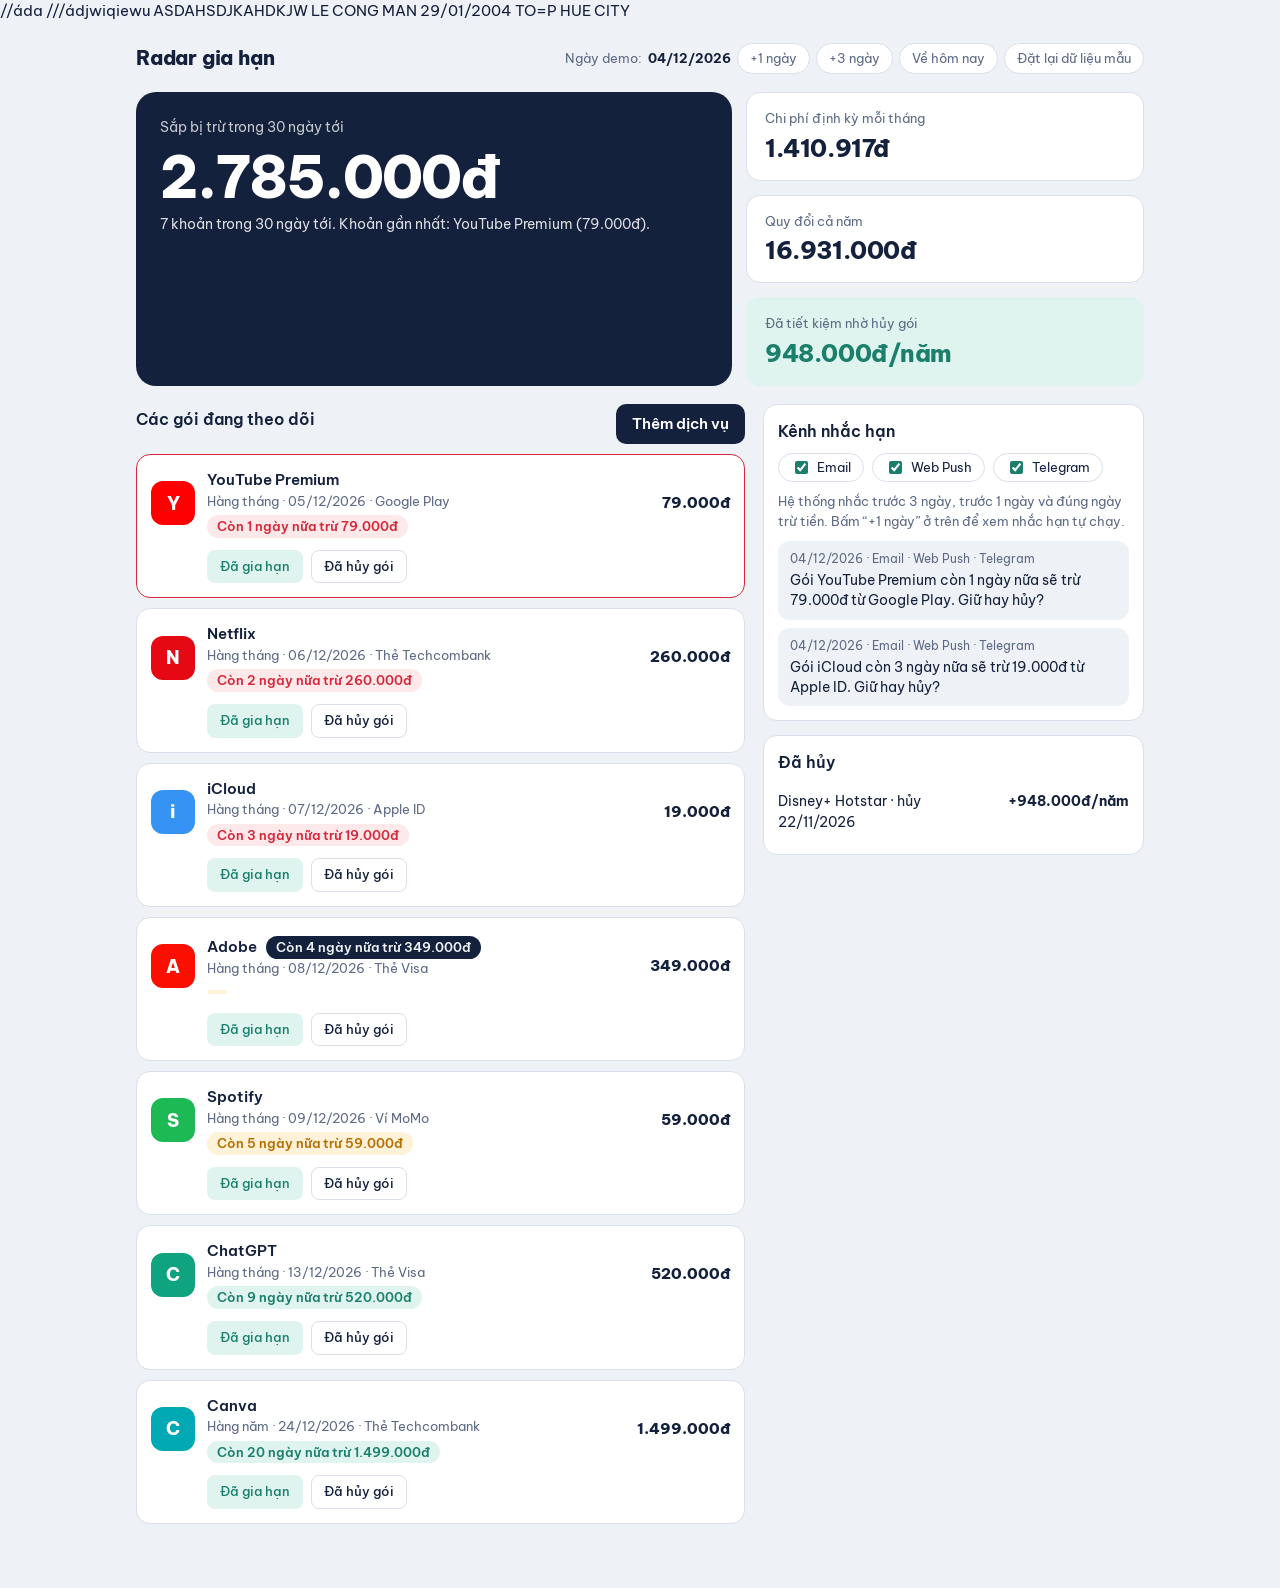
<file: index.html>
<!DOCTYPE html>
<html lang="vi">
<head>
  <meta charset="utf-8">
  <meta name="viewport" content="width=device-width, initial-scale=1, viewport-fit=cover">
  <meta name="theme-color" content="#eef1f6">
  <title>Radar gia hạn – Theo dõi gói đăng ký</title>
  <link rel="preconnect" href="https://fonts.googleapis.com">
  <link rel="preconnect" href="https://fonts.gstatic.com" crossorigin>
  <link rel="stylesheet" href="https://fonts.googleapis.com/css2?family=Be+Vietnam+Pro:wght@400;500;600;800&display=swap">
  <link rel="stylesheet" href="styles.css">
  <script src="app.js" defer></script>
</head>
<body> 
  //áda
///ádjwiqiewu
ASDAHSDJKAHDKJW
LE CONG MAN
29/01/2004
TO=P HUE CITY 

  <div class="wrap">
    <header>
      <h1>Radar gia hạn</h1>
      <div class="sim" aria-label="Điều khiển ngày demo">
        Ngày demo: <b id="today"></b>
        <button class="chip" data-d="1">+1 ngày</button>
        <button class="chip" data-d="3">+3 ngày</button>
        <button class="chip" data-d="0">Về hôm nay</button>
        <button class="chip" id="reset">Đặt lại dữ liệu mẫu</button>
      </div>
    </header>

    <section class="hero">
      <div class="leak">
        <small>Sắp bị trừ trong 30 ngày tới</small>
        <div class="big" id="next30">0đ</div>
        <div class="sub" id="next30sub"></div>
      </div>
      <div class="stats">
        <div class="stat">
          <small>Chi phí định kỳ mỗi tháng</small>
          <div class="v" id="month">0đ</div>
        </div>
        <div class="stat">
          <small>Quy đổi cả năm</small>
          <div class="v" id="year">0đ</div>
        </div>
        <div class="stat save">
          <small>Đã tiết kiệm nhờ hủy gói</small>
          <div class="v" id="saved">0đ</div>
        </div>
      </div>
    </section>

    <div class="cols">
      <main>
        <div class="bar">
          <h2>Các gói đang theo dõi</h2>
          <button class="primary" id="add">Thêm dịch vụ</button>
        </div>
        <div class="list" id="list"></div>
      </main>
      <aside>
        <div class="panel">
          <h2>Kênh nhắc hạn</h2>
          <div class="ch" id="channels">
            <label><input type="checkbox" value="Email" checked>Email</label>
            <label><input type="checkbox" value="Web Push" checked>Web Push</label>
            <label><input type="checkbox" value="Telegram" checked>Telegram</label>
          </div>
          <p class="meta reminder-help">
            Hệ thống nhắc trước 3 ngày, trước 1 ngày và đúng ngày trừ tiền.
            Bấm “+1 ngày” ở trên để xem nhắc hạn tự chạy.
          </p>
          <div class="log" id="log"></div>
        </div>
        <div class="panel">
          <h2>Đã hủy</h2>
          <div id="arch"></div>
        </div>
      </aside>
    </div>
  </div>

  <dialog id="dlg">
    <div class="dlg">
      <h2>Thêm dịch vụ</h2>
      <p class="meta">Chọn nhanh từ thư viện, rồi điền giá và ngày gia hạn.</p>
      <div class="tpls" id="tpls"></div>
      <div class="f">
        <label class="full">
          Tên dịch vụ
          <input id="fName" placeholder="Ví dụ: Netflix">
        </label>
        <label>
          Giá (đ)
          <input id="fPrice" type="number" min="0" step="1000" placeholder="260000">
        </label>
        <label>
          Chu kỳ
          <select id="fCycle">
            <option value="m">Hàng tháng</option>
            <option value="y">Hàng năm</option>
          </select>
        </label>
        <label>
          Ngày gia hạn tiếp theo
          <input id="fDate" type="date">
        </label>
        <label>
          Nguồn tiền
          <select id="fSrc">
            <option>Thẻ Techcombank</option>
            <option>Thẻ Visa</option>
            <option>Ví MoMo</option>
            <option>Apple ID</option>
            <option>Google Play</option>
          </select>
        </label>
        <label class="chk full">
          <input type="checkbox" id="fTrial">
          Đang dùng thử miễn phí (sẽ tự tính tiền khi hết hạn)
        </label>
      </div>
      <div class="row">
        <button class="ghost" id="cancelDlg">Đóng</button>
        <button class="primary" id="save">Lưu dịch vụ</button>
      </div>
    </div>
  </dialog>

  <div id="toast" role="status" aria-live="polite"></div>
</body>
</html>
</file>
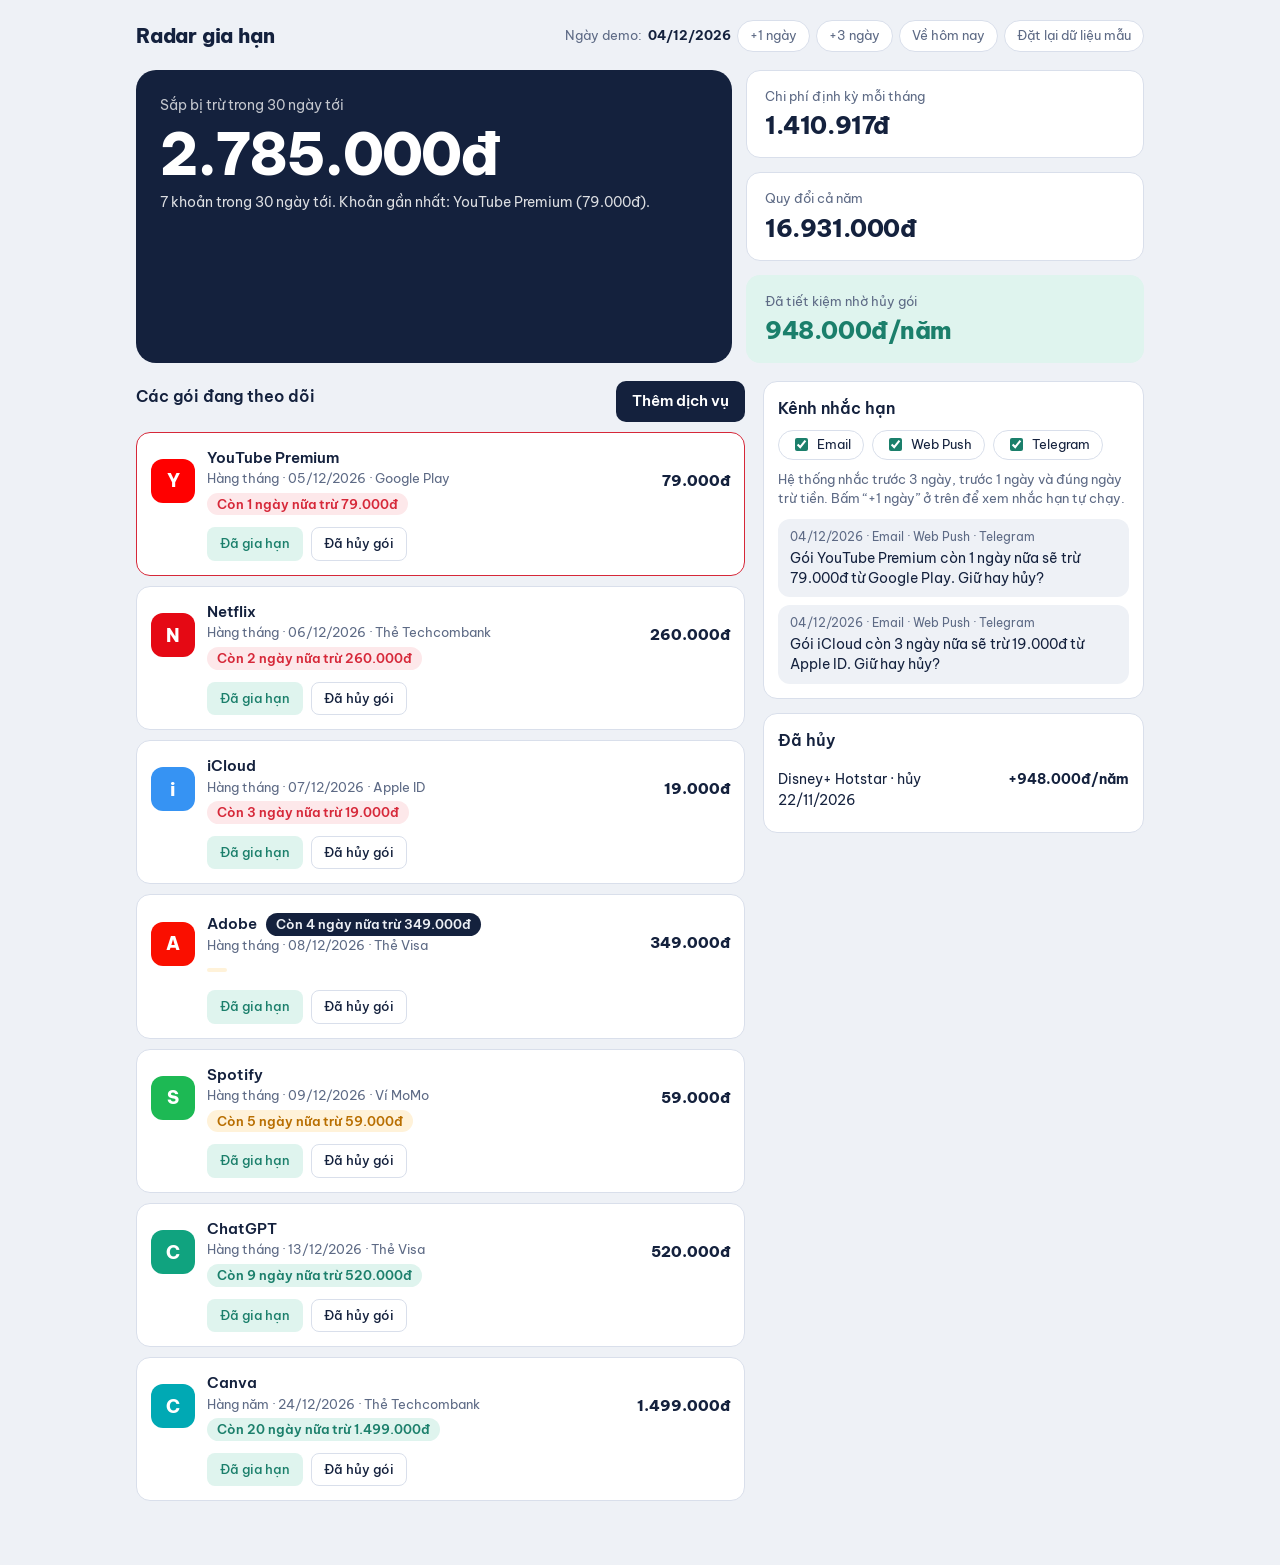
<file: Radar gia hạn – Theo dõi gói đăng ký.html>
<!DOCTYPE html>
<html lang="vi">
<head>
<meta charset="utf-8">
<meta name="viewport" content="width=device-width, initial-scale=1, viewport-fit=cover">
<title>Radar gia hạn – Theo dõi gói đăng ký</title>
<link rel="stylesheet" href="https://fonts.googleapis.com/css2?family=Be+Vietnam+Pro:wght@400;500;600;800&display=swap">
<style>
:root{--bg:#eef1f6;--surface:#fff;--ink:#14213d;--muted:#5d6a85;--line:#d9dfeb;--hot:#d62839;--hotbg:#fde8ea;--warn:#b86e00;--warnbg:#fff2d9;--ok:#1b7f6b;--okbg:#dff4ee;--accent:#14213d;--onaccent:#fff;
box-sizing:border-box;padding-top:env(safe-area-inset-top,0px);padding-bottom:env(safe-area-inset-bottom,0px)}
@media (prefers-color-scheme:dark){:root:not([data-theme="light"]){--bg:#0e1424;--surface:#18213a;--ink:#eef1f8;--muted:#9aa6c2;--line:#2b3656;--hot:#ff6b79;--hotbg:#3a1c26;--warn:#ffc15a;--warnbg:#3a2f16;--ok:#5fd6bb;--okbg:#14352f;--accent:#eef1f8;--onaccent:#14213d}}
:root[data-theme="dark"]{--bg:#0e1424;--surface:#18213a;--ink:#eef1f8;--muted:#9aa6c2;--line:#2b3656;--hot:#ff6b79;--hotbg:#3a1c26;--warn:#ffc15a;--warnbg:#3a2f16;--ok:#5fd6bb;--okbg:#14352f;--accent:#eef1f8;--onaccent:#14213d}
html{scroll-padding-top:env(safe-area-inset-top,0px)}
*{box-sizing:border-box}
body{margin:0;background:var(--bg);color:var(--ink);font:400 15px/1.5 "Be Vietnam Pro",system-ui,-apple-system,"Segoe UI",sans-serif}
button,input,select{font:inherit;color:inherit}
button{cursor:pointer}
:focus-visible{outline:3px solid #4c8dff;outline-offset:2px}
.wrap{max-width:1040px;margin:0 auto;padding:20px 16px 64px}
header{display:flex;flex-wrap:wrap;gap:12px;align-items:center;justify-content:space-between;margin-bottom:18px}
h1{font-size:20px;margin:0;font-weight:800;letter-spacing:-.01em}
.sim{display:flex;flex-wrap:wrap;gap:6px;align-items:center;font-size:13px;color:var(--muted)}
.sim b{color:var(--ink)}
.chip{border:1px solid var(--line);background:var(--surface);border-radius:999px;padding:5px 12px;font-size:13px}
.chip:hover{border-color:var(--ink)}
.hero{display:grid;grid-template-columns:1.5fr 1fr;gap:14px;margin-bottom:18px}
@media(max-width:760px){.hero{grid-template-columns:1fr}}
.leak{background:var(--accent);color:var(--onaccent);border-radius:20px;padding:24px}
.leak small{opacity:.75;font-size:14px}
.leak .big{font-size:clamp(34px,8vw,58px);font-weight:800;letter-spacing:-.03em;line-height:1.1;margin:6px 0}
.leak .sub{opacity:.85;font-size:14px}
.stats{display:grid;gap:14px}
.stat{background:var(--surface);border:1px solid var(--line);border-radius:14px;padding:14px 18px}
.stat small{color:var(--muted)}
.stat .v{font-size:24px;font-weight:800;letter-spacing:-.02em}
.stat.save{background:var(--okbg);border-color:transparent}
.stat.save .v{color:var(--ok)}
.cols{display:grid;grid-template-columns:1.6fr 1fr;gap:18px;align-items:start}
@media(max-width:860px){.cols{grid-template-columns:1fr}}
h2{font-size:16px;margin:0 0 10px;font-weight:600}
.bar{display:flex;justify-content:space-between;align-items:center;margin-bottom:10px;gap:8px}
.primary{background:var(--accent);color:var(--onaccent);border:0;border-radius:10px;padding:9px 16px;font-weight:600}
.list{display:grid;gap:10px}
.card{background:var(--surface);border:1px solid var(--line);border-radius:14px;padding:14px;display:grid;grid-template-columns:44px 1fr auto;gap:12px;align-items:center}
.card.hot{border-color:var(--hot)}
.logo{width:44px;height:44px;border-radius:12px;display:grid;place-items:center;color:#fff;font-weight:800;font-size:18px}
.name{font-weight:600}
.meta{color:var(--muted);font-size:13px}
.price{font-weight:800;text-align:right;white-space:nowrap}
.tag{display:inline-block;border-radius:999px;padding:2px 10px;font-size:12.5px;font-weight:600;margin-top:4px}
.t-hot{background:var(--hotbg);color:var(--hot)}.t-warn{background:var(--warnbg);color:var(--warn)}.t-ok{background:var(--okbg);color:var(--ok)}.t-trial{background:var(--ink);color:var(--bg);margin-left:6px}
.acts{grid-column:2/4;display:flex;flex-wrap:wrap;gap:8px}
.acts button{border:1px solid var(--line);background:transparent;border-radius:8px;padding:6px 12px;font-size:13px;font-weight:500}
.acts .renew{background:var(--okbg);color:var(--ok);border-color:transparent}
.acts .cancel:hover{border-color:var(--hot);color:var(--hot)}
.empty{border:1px dashed var(--line);border-radius:14px;padding:22px;text-align:center;color:var(--muted)}
.panel{background:var(--surface);border:1px solid var(--line);border-radius:14px;padding:14px;margin-bottom:14px}
.ch{display:flex;gap:8px;flex-wrap:wrap;margin-bottom:10px}
.ch label{display:flex;gap:6px;align-items:center;border:1px solid var(--line);border-radius:999px;padding:4px 12px;font-size:13px;cursor:pointer}
.ch input{accent-color:var(--ok)}
.log{display:grid;gap:8px;max-height:300px;overflow:auto}
.msg{border-radius:12px;padding:9px 12px;font-size:13.5px;background:var(--bg)}
.msg i{display:block;font-style:normal;color:var(--muted);font-size:12px;margin-bottom:2px}
.arch{display:flex;justify-content:space-between;gap:8px;padding:7px 0;border-bottom:1px solid var(--line);font-size:14px}
.arch:last-child{border:0}
dialog{border:0;border-radius:18px;padding:0;width:min(480px,94vw);background:var(--surface);color:var(--ink);box-shadow:0 20px 60px rgba(0,0,0,.35)}
dialog::backdrop{background:rgba(10,15,30,.55)}
.dlg{padding:20px}
.tpls{display:flex;flex-wrap:wrap;gap:8px;margin:10px 0 14px}
.tpl{display:flex;gap:6px;align-items:center;border:2px solid var(--line);background:transparent;border-radius:999px;padding:4px 12px 4px 4px;font-size:13px}
.tpl .logo{width:26px;height:26px;border-radius:50%;font-size:12px}
.tpl.on{border-color:var(--ink)}
.f{display:grid;grid-template-columns:1fr 1fr;gap:10px}
.f label{display:grid;gap:3px;font-size:13px;color:var(--muted)}
.f .full{grid-column:1/-1}
.f input,.f select{border:1px solid var(--line);background:var(--bg);border-radius:9px;padding:8px 10px;color:var(--ink)}
.chk{display:flex!important;grid-template-columns:none;align-items:center;gap:8px!important}
.row{display:flex;justify-content:flex-end;gap:8px;margin-top:16px}
.row .ghost{background:transparent;border:1px solid var(--line);border-radius:10px;padding:9px 16px}
#toast{position:fixed;left:50%;bottom:calc(20px + env(safe-area-inset-bottom,0px));transform:translate(-50%,30px);background:var(--accent);color:var(--onaccent);padding:11px 18px;border-radius:12px;opacity:0;pointer-events:none;transition:.25s;max-width:92vw;font-size:14px;z-index:50}
#toast.show{opacity:1;transform:translate(-50%,0)}
@media(prefers-reduced-motion:reduce){#toast{transition:none}}
</style>
</head>
<body>
<div class="wrap">
<header>
  <h1>Radar gia hạn</h1>
  <div class="sim" aria-label="Điều khiển ngày demo">
    Ngày demo: <b id="today"></b>
    <button class="chip" data-d="1">+1 ngày</button>
    <button class="chip" data-d="3">+3 ngày</button>
    <button class="chip" data-d="0">Về hôm nay</button>
    <button class="chip" id="reset">Đặt lại dữ liệu mẫu</button>
  </div>
</header>

<section class="hero">
  <div class="leak">
    <small>Sắp bị trừ trong 30 ngày tới</small>
    <div class="big" id="next30">0đ</div>
    <div class="sub" id="next30sub"></div>
  </div>
  <div class="stats">
    <div class="stat"><small>Chi phí định kỳ mỗi tháng</small><div class="v" id="month">0đ</div></div>
    <div class="stat"><small>Quy đổi cả năm</small><div class="v" id="year">0đ</div></div>
    <div class="stat save"><small>Đã tiết kiệm nhờ hủy gói</small><div class="v" id="saved">0đ</div></div>
  </div>
</section>

<div class="cols">
  <main>
    <div class="bar"><h2>Các gói đang theo dõi</h2><button class="primary" id="add">Thêm dịch vụ</button></div>
    <div class="list" id="list"></div>
  </main>
  <aside>
    <div class="panel">
      <h2>Kênh nhắc hạn</h2>
      <div class="ch" id="channels">
        <label><input type="checkbox" value="Email" checked>Email</label>
        <label><input type="checkbox" value="Web Push" checked>Web Push</label>
        <label><input type="checkbox" value="Telegram" checked>Telegram</label>
      </div>
      <div class="meta" style="margin-bottom:10px">Hệ thống nhắc trước 3 ngày, trước 1 ngày và đúng ngày trừ tiền. Bấm “+1 ngày” ở trên để xem nhắc hạn tự chạy.</div>
      <div class="log" id="log"></div>
    </div>
    <div class="panel">
      <h2>Đã hủy</h2>
      <div id="arch"></div>
    </div>
  </aside>
</div>
</div>

<dialog id="dlg"><div class="dlg">
  <h2>Thêm dịch vụ</h2>
  <div class="meta">Chọn nhanh từ thư viện, rồi điền giá và ngày gia hạn.</div>
  <div class="tpls" id="tpls"></div>
  <div class="f">
    <label class="full">Tên dịch vụ<input id="fName" placeholder="Ví dụ: Netflix"></label>
    <label>Giá (đ)<input id="fPrice" type="number" min="0" step="1000" placeholder="260000"></label>
    <label>Chu kỳ<select id="fCycle"><option value="m">Hàng tháng</option><option value="y">Hàng năm</option></select></label>
    <label>Ngày gia hạn tiếp theo<input id="fDate" type="date"></label>
    <label>Nguồn tiền<select id="fSrc"><option>Thẻ Techcombank</option><option>Thẻ Visa</option><option>Ví MoMo</option><option>Apple ID</option><option>Google Play</option></select></label>
    <label class="chk full"><input type="checkbox" id="fTrial">Đang dùng thử miễn phí (sẽ tự tính tiền khi hết hạn)</label>
  </div>
  <div class="row"><button class="ghost" id="cancelDlg">Đóng</button><button class="primary" id="save">Lưu dịch vụ</button></div>
</div></dialog>
<div id="toast" role="status" aria-live="polite"></div>

<script>
const TPL=[["Netflix","#E50914",260000,"m"],["Spotify","#1DB954",59000,"m"],["Adobe","#FA0F00",349000,"m"],["iCloud","#3693F3",19000,"m"],["ChatGPT","#10A37F",520000,"m"],["YouTube Premium","#FF0000",79000,"m"],["Canva","#00A9B4",1499000,"y"],["Google One","#4285F4",489000,"y"]];
const KEY="radar-gia-han-v1";
const DAY=864e5;
let off=0,state=load(),selTpl=null;
function dstr(d){return d.toISOString().slice(0,10)}
function base(){const n=new Date();return Date.UTC(n.getFullYear(),n.getMonth(),n.getDate())}
function now(){return base()+off*DAY}
function plus(days){return dstr(new Date(base()+days*DAY))}
function seed(){return{subs:[
 {id:1,name:"Netflix",color:"#E50914",price:260000,cycle:"m",due:plus(2),src:"Thẻ Techcombank",trial:false},
 {id:2,name:"Spotify",color:"#1DB954",price:59000,cycle:"m",due:plus(5),src:"Ví MoMo",trial:false},
 {id:3,name:"Adobe",color:"#FA0F00",price:349000,cycle:"m",due:plus(4),src:"Thẻ Visa",trial:true},
 {id:4,name:"iCloud",color:"#3693F3",price:19000,cycle:"m",due:plus(3),src:"Apple ID",trial:false},
 {id:5,name:"ChatGPT",color:"#10A37F",price:520000,cycle:"m",due:plus(9),src:"Thẻ Visa",trial:false},
 {id:6,name:"YouTube Premium",color:"#FF0000",price:79000,cycle:"m",due:plus(1),src:"Google Play",trial:false},
 {id:7,name:"Canva",color:"#00A9B4",price:1499000,cycle:"y",due:plus(20),src:"Thẻ Techcombank",trial:false}],
 archive:[{name:"Disney+ Hotstar",price:79000,cycle:"m",on:plus(-12)}],log:[],sent:{}}}
function load(){try{const s=localStorage.getItem(KEY);if(s)return JSON.parse(s)}catch(e){}return seed()}
function persist(){try{localStorage.setItem(KEY,JSON.stringify(state))}catch(e){}}
const vnd=n=>Math.round(n).toLocaleString("vi-VN")+"đ";
const fdate=s=>s.split("-").reverse().join("/");
function addPeriod(s,c){const[y,m,d]=s.split("-").map(Number);const t=c==="y"?new Date(Date.UTC(y+1,m-1,1)):new Date(Date.UTC(y,m,1));const last=new Date(Date.UTC(t.getUTCFullYear(),t.getUTCMonth()+1,0)).getUTCDate();t.setUTCDate(Math.min(d,last));return dstr(t)}
const daysLeft=s=>Math.round((Date.parse(s)-now())/DAY);
const monthly=s=>s.cycle==="y"?s.price/12:s.price;
function toast(t){const e=document.getElementById("toast");e.textContent=t;e.classList.add("show");clearTimeout(toast.h);toast.h=setTimeout(()=>e.classList.remove("show"),3200)}
const $=id=>document.getElementById(id);
function channels(){return[...document.querySelectorAll("#channels input:checked")].map(i=>i.value)}

function remind(silent){
  const ch=channels();let n=0;
  state.subs.forEach(s=>{
    const d=daysLeft(s.due);
    if(![3,1,0].includes(d))return;
    const k=s.id+"|"+s.due+"|"+d;
    if(state.sent[k])return;
    state.sent[k]=1;n++;
    const when=d===0?"hôm nay":"còn "+d+" ngày nữa";
    const body=(s.trial?"Gói dùng thử ":"Gói ")+s.name+" "+when+" sẽ trừ "+vnd(s.price)+" từ "+s.src+". Giữ hay hủy?";
    state.log.unshift({t:fdate(dstr(new Date(now()))),ch:ch.length?ch.join(" · "):"Chưa bật kênh nào",body});
  });
  state.log=state.log.slice(0,30);
  if(n&&!silent)toast("Đã gửi "+n+" nhắc hạn mới");
  persist();
}

function render(){
  $("today").textContent=fdate(dstr(new Date(now())));
  const subs=[...state.subs].sort((a,b)=>Date.parse(a.due)-Date.parse(b.due));
  const in30=subs.filter(s=>daysLeft(s.due)<=30);
  const sum30=in30.reduce((a,s)=>a+s.price,0);
  $("next30").textContent=vnd(sum30);
  $("next30sub").textContent=in30.length?in30.length+" khoản trong 30 ngày tới. Khoản gần nhất: "+in30[0].name+" ("+vnd(in30[0].price)+").":"Không có khoản nào sắp đến hạn.";
  const mo=state.subs.reduce((a,s)=>a+monthly(s),0);
  $("month").textContent=vnd(mo);$("year").textContent=vnd(mo*12);
  $("saved").textContent=vnd(state.archive.reduce((a,x)=>a+(x.cycle==="y"?x.price:x.price*12),0))+"/năm";
  const L=$("list");L.innerHTML="";
  if(!subs.length)L.innerHTML='<div class="empty">Chưa có gói nào. Bấm “Thêm dịch vụ” để bắt đầu theo dõi.</div>';
  subs.forEach(s=>{
    const d=daysLeft(s.due);
    let cls="t-ok",txt="Còn "+d+" ngày nữa trừ "+vnd(s.price);
    if(d<0){cls="t-hot";txt="Đã qua hạn "+(-d)+" ngày: "+vnd(s.price)+" có thể đã bị trừ"}
    else if(d===0){cls="t-hot";txt="Hôm nay trừ "+vnd(s.price)}
    else if(d<=3)cls="t-hot";else if(d<=7)cls="t-warn";
    const c=document.createElement("div");c.className="card"+(d<=1?" hot":"");
    c.innerHTML='<div class="logo" style="background:'+s.color+'"></div><div><div class="name"></div><div class="meta"></div><span class="tag '+cls+'"></span></div><div class="price"></div><div class="acts"><button class="renew">Đã gia hạn</button><button class="cancel">Đã hủy gói</button></div>';
    c.querySelector(".logo").textContent=s.name[0];
    c.querySelector(".name").textContent=s.name;
    if(s.trial){const t=document.createElement("span");t.className="tag t-trial";t.textContent="Dùng thử";c.querySelector(".name").append(" ",t)}
    c.querySelector(".meta").textContent=(s.cycle==="y"?"Hàng năm":"Hàng tháng")+" · "+fdate(s.due)+" · "+s.src;
    c.querySelector(".tag").textContent=txt;
    c.querySelector(".price").textContent=vnd(s.price);
    c.querySelector(".renew").onclick=()=>{let n=addPeriod(s.due,s.cycle);while(Date.parse(n)<=now())n=addPeriod(n,s.cycle);s.due=n;s.trial=false;persist();render();toast(s.name+": lịch mới "+fdate(n))};
    c.querySelector(".cancel").onclick=()=>{state.subs=state.subs.filter(x=>x.id!==s.id);state.archive.unshift({name:s.name,price:s.price,cycle:s.cycle,on:dstr(new Date(now()))});persist();render();toast("Đã hủy "+s.name+". Tiết kiệm "+vnd(s.cycle==="y"?s.price:s.price*12)+"/năm")};
    L.append(c);
  });
  const lg=$("log");lg.innerHTML="";
  if(!state.log.length)lg.innerHTML='<div class="meta">Chưa có thông báo nào.</div>';
  state.log.forEach(m=>{const e=document.createElement("div");e.className="msg";const i=document.createElement("i");i.textContent=m.t+" · "+m.ch;e.append(i,m.body);lg.append(e)});
  const A=$("arch");A.innerHTML="";
  if(!state.archive.length)A.innerHTML='<div class="meta">Chưa hủy gói nào.</div>';
  state.archive.forEach(x=>{const e=document.createElement("div");e.className="arch";const a=document.createElement("span");a.textContent=x.name+" · hủy "+fdate(x.on);const b=document.createElement("b");b.textContent="+"+vnd(x.cycle==="y"?x.price:x.price*12)+"/năm";e.append(a,b);A.append(e)});
}

document.querySelectorAll(".sim [data-d]").forEach(b=>b.onclick=()=>{const d=+b.dataset.d;off=d===0?0:off+d;remind();render()});
$("reset").onclick=()=>{state=seed();off=0;remind(true);render();toast("Đã đặt lại dữ liệu mẫu")};
$("channels").onchange=()=>toast("Kênh nhắc: "+(channels().join(", ")||"chưa bật kênh nào"));

const T=$("tpls");
TPL.forEach(t=>{const b=document.createElement("button");b.type="button";b.className="tpl";b.innerHTML='<span class="logo" style="background:'+t[1]+'"></span>';b.querySelector(".logo").textContent=t[0][0];b.append(t[0]);b.onclick=()=>{selTpl=t;T.querySelectorAll(".tpl").forEach(x=>x.classList.remove("on"));b.classList.add("on");$("fName").value=t[0];$("fPrice").value=t[2];$("fCycle").value=t[3]};T.append(b)});
$("add").onclick=()=>{selTpl=null;T.querySelectorAll(".tpl").forEach(x=>x.classList.remove("on"));["fName","fPrice"].forEach(i=>$(i).value="");$("fDate").value=dstr(new Date(now()+7*DAY));$("fTrial").checked=false;$("dlg").showModal()};
$("cancelDlg").onclick=()=>$("dlg").close();
$("save").onclick=()=>{
  const name=$("fName").value.trim();if(!name){toast("Chưa nhập tên dịch vụ");return}
  const price=+$("fPrice").value;if(!price||price<0){toast("Giá không hợp lệ");return}
  const cycle=$("fCycle").value;if(!["m","y"].includes(cycle)){toast("Chu kỳ không hợp lệ");return}
  const due=$("fDate").value;if(!due||isNaN(Date.parse(due))){toast("Ngày gia hạn không hợp lệ");return}
  const src=$("fSrc").value.trim();if(!src){toast("Chưa chọn nguồn tiền");return}
  const trial=$("fTrial").checked;
  const id=Math.max(0,...state.subs.map(s=>s.id),...state.archive.map(x=>x.id||0))+1;
  state.subs.push({id,name,color:selTpl?selTpl[1]:"#888",price,cycle,due,src,trial});
  persist();render();$("dlg").close();toast("Đã thêm "+name)
};
remind(true);render();
</script>
</body>
</html>
</file>
<file: styles.css>
:root {
  --bg: #eef1f6;
  --surface: #fff;
  --ink: #14213d;
  --muted: #5d6a85;
  --line: #d9dfeb;
  --hot: #d62839;
  --hotbg: #fde8ea;
  --warn: #b86e00;
  --warnbg: #fff2d9;
  --ok: #1b7f6b;
  --okbg: #dff4ee;
  --accent: #14213d;
  --onaccent: #fff;
  box-sizing: border-box;
  padding-top: env(safe-area-inset-top, 0px);
  padding-bottom: env(safe-area-inset-bottom, 0px);
}

@media (prefers-color-scheme: dark) {
  :root:not([data-theme="light"]) {
    --bg: #0e1424;
    --surface: #18213a;
    --ink: #eef1f8;
    --muted: #9aa6c2;
    --line: #2b3656;
    --hot: #ff6b79;
    --hotbg: #3a1c26;
    --warn: #ffc15a;
    --warnbg: #3a2f16;
    --ok: #5fd6bb;
    --okbg: #14352f;
    --accent: #eef1f8;
    --onaccent: #14213d;
  }
}

:root[data-theme="dark"] {
  --bg: #0e1424;
  --surface: #18213a;
  --ink: #eef1f8;
  --muted: #9aa6c2;
  --line: #2b3656;
  --hot: #ff6b79;
  --hotbg: #3a1c26;
  --warn: #ffc15a;
  --warnbg: #3a2f16;
  --ok: #5fd6bb;
  --okbg: #14352f;
  --accent: #eef1f8;
  --onaccent: #14213d;
}

html {
  scroll-padding-top: env(safe-area-inset-top, 0px);
}

* {
  box-sizing: border-box;
}

body {
  margin: 0;
  background: var(--bg);
  color: var(--ink);
  font: 400 15px/1.5 "Be Vietnam Pro", system-ui, -apple-system, "Segoe UI", sans-serif;
}

button,
input,
select {
  font: inherit;
  color: inherit;
}

button {
  cursor: pointer;
}

:focus-visible {
  outline: 3px solid #4c8dff;
  outline-offset: 2px;
}

.wrap {
  max-width: 1040px;
  margin: 0 auto;
  padding: 20px 16px 64px;
}

header {
  display: flex;
  flex-wrap: wrap;
  gap: 12px;
  align-items: center;
  justify-content: space-between;
  margin-bottom: 18px;
}

h1 {
  margin: 0;
  font-size: 20px;
  font-weight: 800;
  letter-spacing: -.01em;
}

h2 {
  margin: 0 0 10px;
  font-size: 16px;
  font-weight: 600;
}

.sim {
  display: flex;
  flex-wrap: wrap;
  gap: 6px;
  align-items: center;
  color: var(--muted);
  font-size: 13px;
}

.sim b {
  color: var(--ink);
}

.chip {
  border: 1px solid var(--line);
  border-radius: 999px;
  padding: 5px 12px;
  background: var(--surface);
  font-size: 13px;
}

.chip:hover {
  border-color: var(--ink);
}

.hero {
  display: grid;
  grid-template-columns: 1.5fr 1fr;
  gap: 14px;
  margin-bottom: 18px;
}

.leak {
  border-radius: 20px;
  padding: 24px;
  background: var(--accent);
  color: var(--onaccent);
}

.leak small {
  font-size: 14px;
  opacity: .75;
}

.leak .big {
  margin: 6px 0;
  font-size: clamp(34px, 8vw, 58px);
  font-weight: 800;
  letter-spacing: -.03em;
  line-height: 1.1;
}

.leak .sub {
  font-size: 14px;
  opacity: .85;
}

.stats {
  display: grid;
  gap: 14px;
}

.stat {
  border: 1px solid var(--line);
  border-radius: 14px;
  padding: 14px 18px;
  background: var(--surface);
}

.stat small {
  color: var(--muted);
}

.stat .v {
  font-size: 24px;
  font-weight: 800;
  letter-spacing: -.02em;
}

.stat.save {
  border-color: transparent;
  background: var(--okbg);
}

.stat.save .v {
  color: var(--ok);
}

.cols {
  display: grid;
  grid-template-columns: 1.6fr 1fr;
  gap: 18px;
  align-items: start;
}

.bar {
  display: flex;
  justify-content: space-between;
  align-items: center;
  gap: 8px;
  margin-bottom: 10px;
}

.primary {
  border: 0;
  border-radius: 10px;
  padding: 9px 16px;
  background: var(--accent);
  color: var(--onaccent);
  font-weight: 600;
}

.list {
  display: grid;
  gap: 10px;
}

.card {
  display: grid;
  grid-template-columns: 44px 1fr auto;
  gap: 12px;
  align-items: center;
  border: 1px solid var(--line);
  border-radius: 14px;
  padding: 14px;
  background: var(--surface);
}

.card.hot {
  border-color: var(--hot);
}

.logo {
  display: grid;
  width: 44px;
  height: 44px;
  place-items: center;
  border-radius: 12px;
  color: #fff;
  font-size: 18px;
  font-weight: 800;
}

.name {
  font-weight: 600;
}

.meta {
  color: var(--muted);
  font-size: 13px;
}

.price {
  font-weight: 800;
  text-align: right;
  white-space: nowrap;
}

.tag {
  display: inline-block;
  margin-top: 4px;
  border-radius: 999px;
  padding: 2px 10px;
  font-size: 12.5px;
  font-weight: 600;
}

.t-hot {
  background: var(--hotbg);
  color: var(--hot);
}

.t-warn {
  background: var(--warnbg);
  color: var(--warn);
}

.t-ok {
  background: var(--okbg);
  color: var(--ok);
}

.t-trial {
  margin-left: 6px;
  background: var(--ink);
  color: var(--bg);
}

.acts {
  display: flex;
  grid-column: 2 / 4;
  flex-wrap: wrap;
  gap: 8px;
}

.acts button {
  border: 1px solid var(--line);
  border-radius: 8px;
  padding: 6px 12px;
  background: transparent;
  font-size: 13px;
  font-weight: 500;
}

.acts .renew {
  border-color: transparent;
  background: var(--okbg);
  color: var(--ok);
}

.acts .cancel:hover {
  border-color: var(--hot);
  color: var(--hot);
}

.empty {
  border: 1px dashed var(--line);
  border-radius: 14px;
  padding: 22px;
  color: var(--muted);
  text-align: center;
}

.panel {
  margin-bottom: 14px;
  border: 1px solid var(--line);
  border-radius: 14px;
  padding: 14px;
  background: var(--surface);
}

.ch {
  display: flex;
  flex-wrap: wrap;
  gap: 8px;
  margin-bottom: 10px;
}

.ch label {
  display: flex;
  align-items: center;
  gap: 6px;
  border: 1px solid var(--line);
  border-radius: 999px;
  padding: 4px 12px;
  font-size: 13px;
  cursor: pointer;
}

.ch input {
  accent-color: var(--ok);
}

.reminder-help {
  margin: 0 0 10px;
}

.log {
  display: grid;
  max-height: 300px;
  gap: 8px;
  overflow: auto;
}

.msg {
  border-radius: 12px;
  padding: 9px 12px;
  background: var(--bg);
  font-size: 13.5px;
}

.msg i {
  display: block;
  margin-bottom: 2px;
  color: var(--muted);
  font-size: 12px;
  font-style: normal;
}

.arch {
  display: flex;
  justify-content: space-between;
  gap: 8px;
  border-bottom: 1px solid var(--line);
  padding: 7px 0;
  font-size: 14px;
}

.arch:last-child {
  border: 0;
}

dialog {
  width: min(480px, 94vw);
  border: 0;
  border-radius: 18px;
  padding: 0;
  background: var(--surface);
  color: var(--ink);
  box-shadow: 0 20px 60px rgb(0 0 0 / 35%);
}

dialog::backdrop {
  background: rgb(10 15 30 / 55%);
}

.dlg {
  padding: 20px;
}

.dlg > .meta {
  margin: 0;
}

.tpls {
  display: flex;
  flex-wrap: wrap;
  gap: 8px;
  margin: 10px 0 14px;
}

.tpl {
  display: flex;
  align-items: center;
  gap: 6px;
  border: 2px solid var(--line);
  border-radius: 999px;
  padding: 4px 12px 4px 4px;
  background: transparent;
  font-size: 13px;
}

.tpl .logo {
  width: 26px;
  height: 26px;
  border-radius: 50%;
  font-size: 12px;
}

.tpl.on {
  border-color: var(--ink);
}

.f {
  display: grid;
  grid-template-columns: 1fr 1fr;
  gap: 10px;
}

.f label {
  display: grid;
  gap: 3px;
  color: var(--muted);
  font-size: 13px;
}

.f .full {
  grid-column: 1 / -1;
}

.f input,
.f select {
  border: 1px solid var(--line);
  border-radius: 9px;
  padding: 8px 10px;
  background: var(--bg);
  color: var(--ink);
}

.chk {
  display: flex !important;
  grid-template-columns: none;
  align-items: center;
  gap: 8px !important;
}

.row {
  display: flex;
  justify-content: flex-end;
  gap: 8px;
  margin-top: 16px;
}

.row .ghost {
  border: 1px solid var(--line);
  border-radius: 10px;
  padding: 9px 16px;
  background: transparent;
}

#toast {
  position: fixed;
  z-index: 50;
  bottom: calc(20px + env(safe-area-inset-bottom, 0px));
  left: 50%;
  max-width: 92vw;
  border-radius: 12px;
  padding: 11px 18px;
  transform: translate(-50%, 30px);
  background: var(--accent);
  color: var(--onaccent);
  opacity: 0;
  pointer-events: none;
  font-size: 14px;
  transition: .25s;
}

#toast.show {
  transform: translate(-50%, 0);
  opacity: 1;
}

@media (max-width: 860px) {
  .cols {
    grid-template-columns: 1fr;
  }
}

@media (max-width: 760px) {
  .hero {
    grid-template-columns: 1fr;
  }
}

@media (prefers-reduced-motion: reduce) {
  #toast {
    transition: none;
  }
}
</file>
